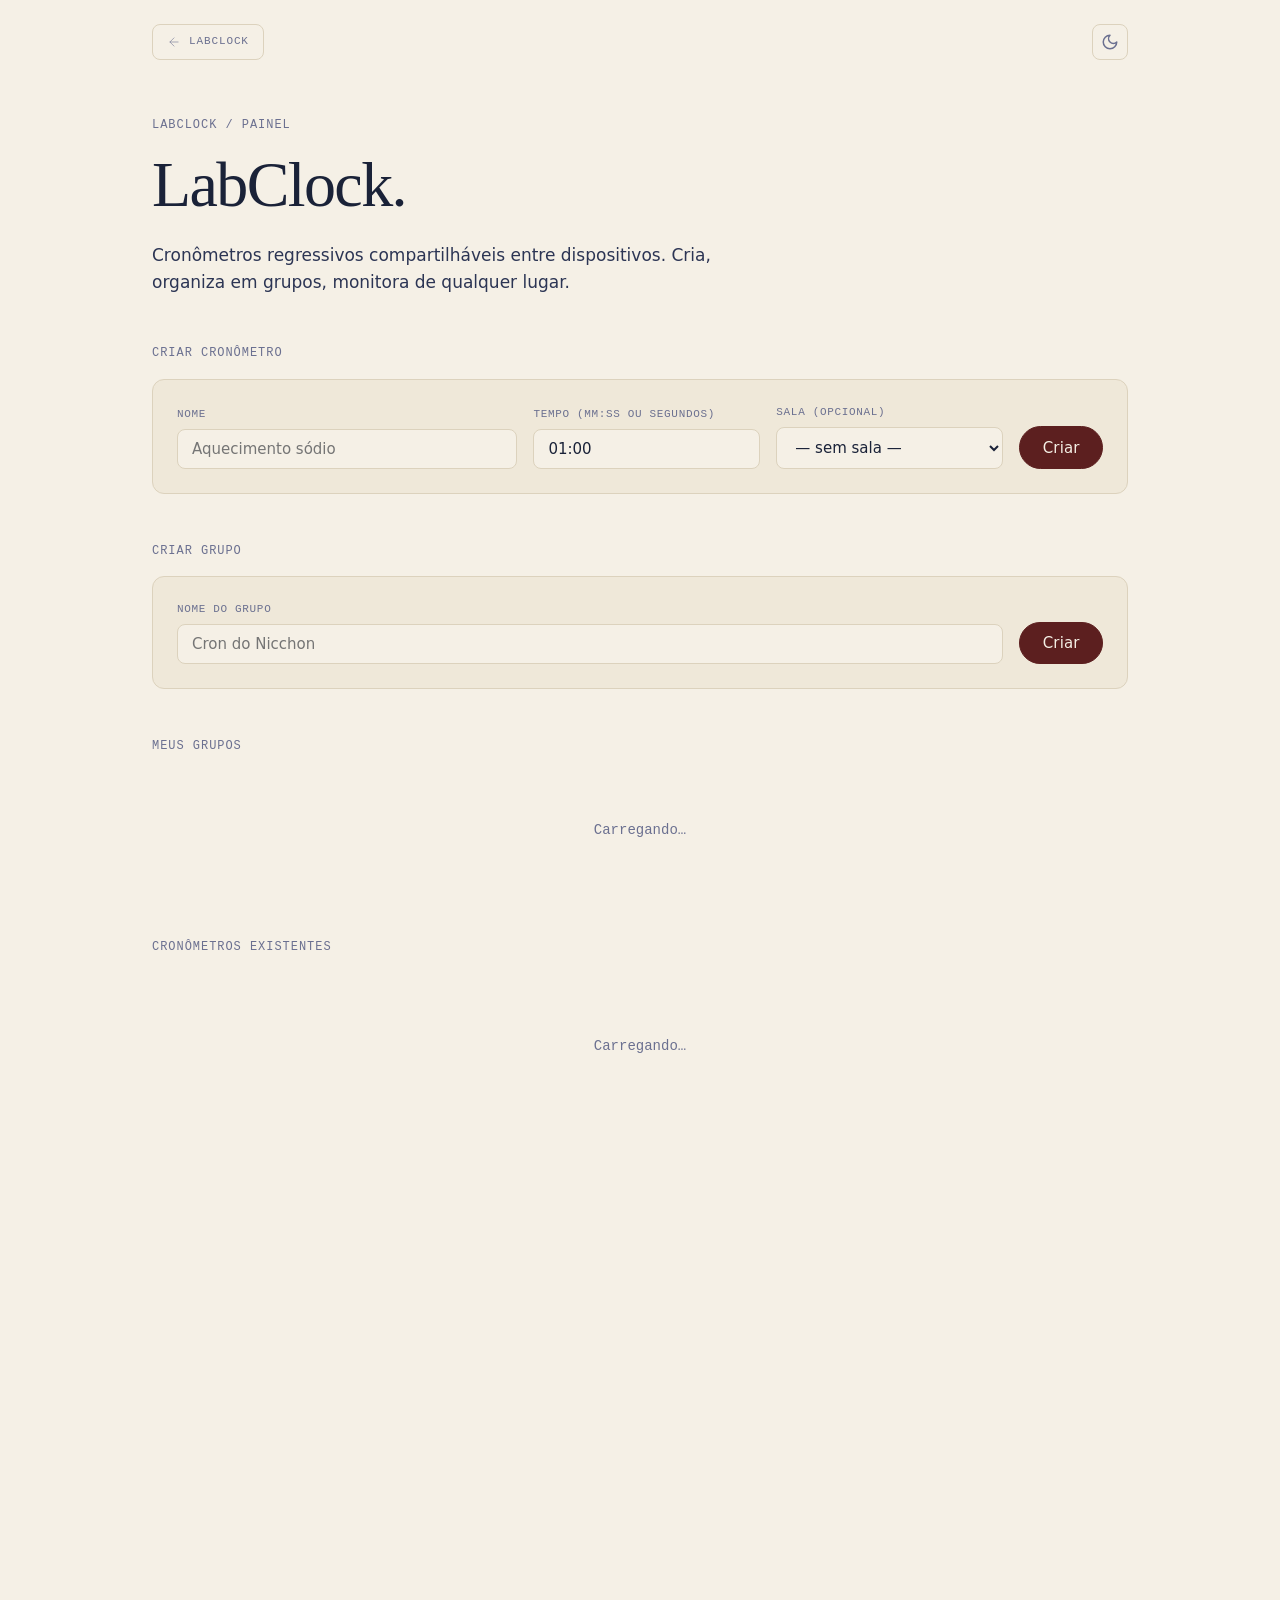
<file: public/index.html>
<!DOCTYPE html>
<html lang="pt-BR">
<head>
  <meta charset="UTF-8">
  <meta name="viewport" content="width=device-width, initial-scale=1.0">
  <title>LabClock — Cronômetros multi-dispositivo pra laboratórios e cozinhas</title>

  <meta name="theme-color" content="#F5F0E6" media="(prefers-color-scheme: light)">
  <meta name="theme-color" content="#11141C" media="(prefers-color-scheme: dark)">

  <meta name="description" content="Cronômetros regressivos compartilháveis entre dispositivos. Organiza vários timers em grupos, monitora numa TV, sincroniza em tempo real. Grátis pra equipes pequenas.">
  <meta property="og:title" content="LabClock — Cronômetros multi-dispositivo">
  <meta property="og:description" content="Cronômetros regressivos compartilháveis entre dispositivos. Pra laboratórios químicos, cozinhas profissionais, breweries e qualquer contexto multi-timing.">
  <meta property="og:type" content="website">

  <link rel="icon" href="https://nicchon.com/favicon.svg" type="image/svg+xml">
  <link rel="preconnect" href="https://fonts.googleapis.com">
  <link rel="preconnect" href="https://fonts.gstatic.com" crossorigin>
  <link href="https://fonts.googleapis.com/css2?family=Crimson+Pro:wght@500;600&family=Inter:wght@400;500;600&family=JetBrains+Mono:wght@400;500;600&display=swap" rel="stylesheet">
  <link rel="stylesheet" href="assets/style.css">

  <script>
    (function () {
      try {
        var t = localStorage.getItem('app-theme');
        if (t === 'dark' || t === 'light') document.documentElement.setAttribute('data-theme', t);
        else if (window.matchMedia && window.matchMedia('(prefers-color-scheme: dark)').matches)
          document.documentElement.setAttribute('data-theme', 'dark');
      } catch (e) {}
    })();
  </script>
</head>
<body class="landing-body">

<header class="site-header landing-header">
  <a href="https://app.nicchon.com/" class="back-link" aria-label="Voltar para o app.nicchon.com">
    <svg xmlns="http://www.w3.org/2000/svg" width="14" height="14" viewBox="0 0 24 24" fill="none" stroke="currentColor" stroke-linecap="round" stroke-linejoin="round"><path d="M19 12H5"/><path d="m12 19-7-7 7-7"/></svg>
    <span class="back-link-text">app.nicchon.com</span>
  </a>
  <nav class="landing-nav" id="landing-nav">
    <a href="login.html" class="link-nav">Entrar</a>
    <a href="criar-conta.html" class="login-link">Criar lab</a>
  </nav>
  <button type="button" class="theme-toggle" aria-label="Alternar tema" title="Alternar tema">
    <svg class="theme-icon theme-icon-moon" xmlns="http://www.w3.org/2000/svg" width="18" height="18" viewBox="0 0 24 24" fill="none" stroke="currentColor" stroke-width="2" stroke-linecap="round" stroke-linejoin="round" aria-hidden="true"><path d="M12 3a6 6 0 0 0 9 9 9 9 0 1 1-9-9Z"/></svg>
    <svg class="theme-icon theme-icon-sun" xmlns="http://www.w3.org/2000/svg" width="18" height="18" viewBox="0 0 24 24" fill="none" stroke="currentColor" stroke-width="2" stroke-linecap="round" stroke-linejoin="round" aria-hidden="true"><circle cx="12" cy="12" r="4"/><path d="M12 2v2"/><path d="M12 20v2"/><path d="m4.93 4.93 1.41 1.41"/><path d="m17.66 17.66 1.41 1.41"/><path d="M2 12h2"/><path d="M20 12h2"/><path d="m6.34 17.66-1.41 1.41"/><path d="m19.07 4.93-1.41 1.41"/></svg>
  </button>
</header>

<main class="landing-main">

  <section class="landing-hero">
    <p class="font-mono-meta">labclock</p>
    <h1>Cronômetros que conversam<br>entre dispositivos.</h1>
    <p class="lede">
      Cria um cronômetro num celular, controla pelo desktop, exibe na TV da bancada.
      Vários timers simultâneos, organizados em grupos, com alarme audível, notificação
      no SO e display gigante pra ver de longe.
    </p>
    <div class="landing-cta">
      <a href="criar-conta.html" class="btn-primary btn-grande">Criar lab grátis</a>
      <a href="login.html" class="btn-sec btn-grande">Já tenho conta</a>
    </div>
    <p class="landing-cta-hint">Grátis. Sem cartão. Cria conta em 30 segundos.</p>
  </section>

  <section class="landing-secao">
    <h2 class="landing-secao-titulo">Para quem é</h2>
    <div class="landing-grid-3">
      <article class="landing-card">
        <h3>Laboratórios químicos</h3>
        <p>Aquecimentos, repousos, reações paralelas em salas distintas. Cada técnico
        pelo celular dele, dashboard centralizado na TV do laboratório.</p>
      </article>
      <article class="landing-card">
        <h3>Cozinhas profissionais</h3>
        <p>Massas, fermentações, descansos. Vários pontos de cozinha rodando
        em paralelo, alerta sonoro audível pelo cozinheiro de cada estação.</p>
      </article>
      <article class="landing-card">
        <h3>Breweries e cervejarias</h3>
        <p>Fervura, lúpulo, fermentação. Cronômetros longos (horas/dias)
        com URL compartilhada — ver de qualquer lugar, sem precisar estar na fábrica.</p>
      </article>
    </div>
  </section>

  <section class="landing-secao landing-secao-alt">
    <h2 class="landing-secao-titulo">Como funciona</h2>
    <ol class="landing-passos">
      <li>
        <span class="passo-num">1</span>
        <div>
          <h3>Cria um lab</h3>
          <p>Conta gratuita em 30s. Você é o admin, pode adicionar técnicos depois.</p>
        </div>
      </li>
      <li>
        <span class="passo-num">2</span>
        <div>
          <h3>Cria cronômetros</h3>
          <p>Nome, duração, sala. Cada um ganha uma URL curta tipo <code>/c/abc12xyz/</code>.</p>
        </div>
      </li>
      <li>
        <span class="passo-num">3</span>
        <div>
          <h3>Compartilha</h3>
          <p>Manda a URL pro celular do técnico. Agrupa vários na TV do laboratório.
          Beep + notificação no SO quando chega ao zero.</p>
        </div>
      </li>
    </ol>
  </section>

  <section class="landing-secao">
    <h2 class="landing-secao-titulo">Por que LabClock</h2>
    <div class="landing-grid-2">
      <div class="landing-feature">
        <h3>Polling determinístico</h3>
        <p>Sem WebSocket. Cada cliente sincroniza com o servidor a cada 3s e calcula
        o display localmente a 10fps. Funciona em rede instável, em qualquer browser.</p>
      </div>
      <div class="landing-feature">
        <h3>Multi-tenant isolado</h3>
        <p>Cada lab tem cronômetros, salas, técnicos e logs isolados. Nenhum dado
        vaza entre labs. URL pública de cronômetro permite leitura sem revelar o lab.</p>
      </div>
      <div class="landing-feature">
        <h3>TV mode com QR</h3>
        <p>Tela cheia, números gigantes, Wake Lock pra TV não apagar. QR code pra
        celular parear sem digitar URL.</p>
      </div>
      <div class="landing-feature">
        <h3>Audit log completo</h3>
        <p>Quem iniciou, pausou, deletou — tudo registrado com IP e timestamp.
        Admin vê histórico filtrável por usuário, ação e período.</p>
      </div>
    </div>
  </section>

  <section class="landing-secao landing-secao-final">
    <h2 class="landing-secao-titulo">Pronto pra começar?</h2>
    <p class="lede">Cria seu lab grátis, sem cartão, em menos de 30 segundos.</p>
    <div class="landing-cta">
      <a href="criar-conta.html" class="btn-primary btn-grande">Criar lab grátis</a>
    </div>
  </section>

  <footer class="landing-footer">
    <p>
      LabClock faz parte do <a href="https://app.nicchon.com/">app.nicchon.com</a>.
      Construído por <a href="https://nicchon.com">nicchon</a>.
    </p>
  </footer>
</main>

<script src="assets/landing.js"></script>
</body>
</html>
</file>
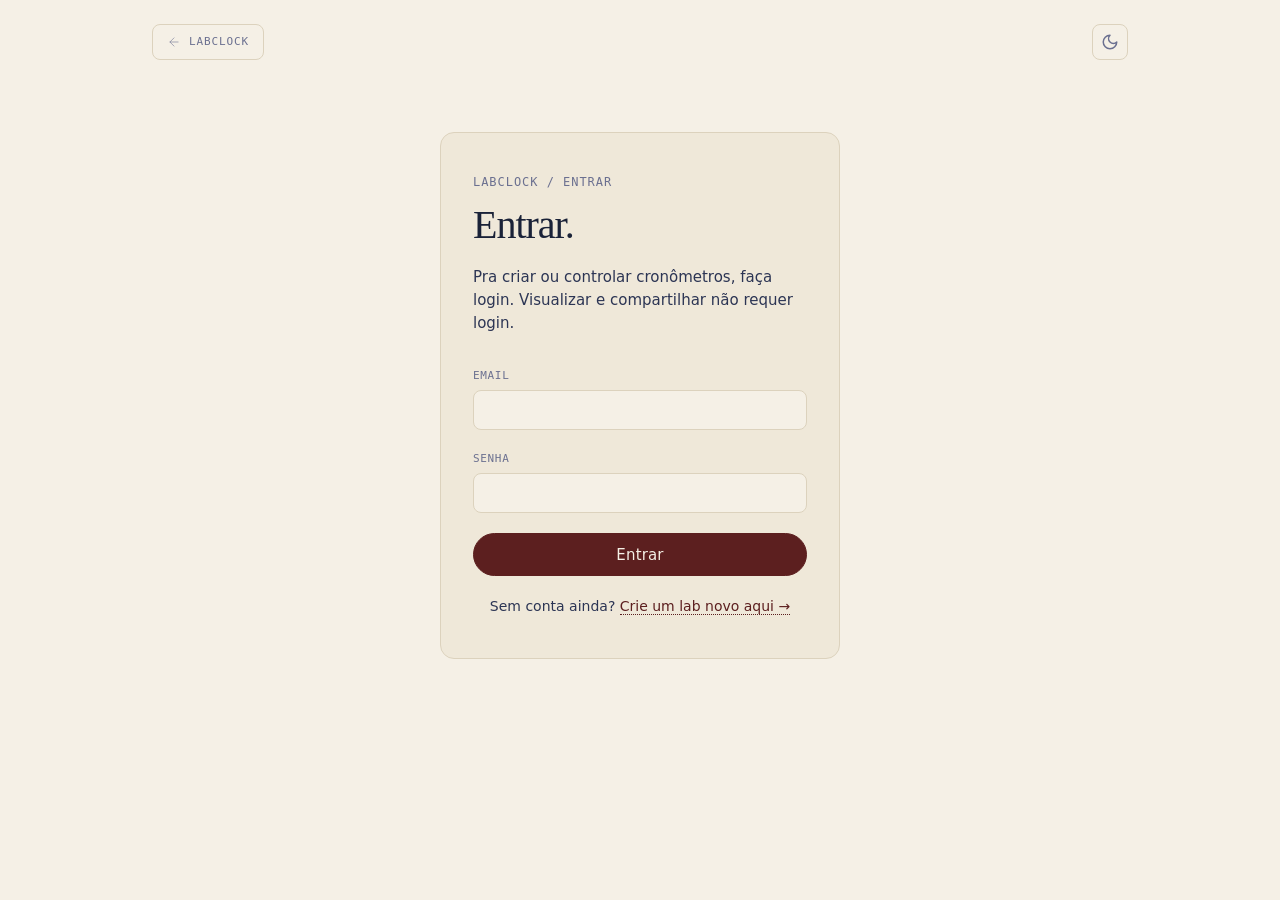
<file: public/admin.html>
<!DOCTYPE html>
<html lang="pt-BR">
<head>
  <meta charset="UTF-8">
  <meta name="viewport" content="width=device-width, initial-scale=1.0">
  <title>Admin · LabClock</title>
  <meta name="theme-color" content="#F5F0E6" media="(prefers-color-scheme: light)">
  <meta name="theme-color" content="#11141C" media="(prefers-color-scheme: dark)">
  <meta name="robots" content="noindex">

  <link rel="icon" href="https://nicchon.com/favicon.svg" type="image/svg+xml">
  <link rel="preconnect" href="https://fonts.googleapis.com">
  <link rel="preconnect" href="https://fonts.gstatic.com" crossorigin>
  <link href="https://fonts.googleapis.com/css2?family=Crimson+Pro:wght@500;600&family=Inter:wght@400;500;600&family=JetBrains+Mono:wght@400;500&display=swap" rel="stylesheet">
  <link rel="stylesheet" href="assets/style.css">

  <script>
    (function () {
      try {
        var t = localStorage.getItem('app-theme');
        if (t === 'dark' || t === 'light') document.documentElement.setAttribute('data-theme', t);
        else if (window.matchMedia && window.matchMedia('(prefers-color-scheme: dark)').matches)
          document.documentElement.setAttribute('data-theme', 'dark');
      } catch (e) {}
    })();
  </script>
</head>
<body>

<header class="site-header">
  <a href="app.html" class="back-link" aria-label="Voltar pro labclock">
    <svg xmlns="http://www.w3.org/2000/svg" width="14" height="14" viewBox="0 0 24 24" fill="none" stroke="currentColor" stroke-linecap="round" stroke-linejoin="round"><path d="M19 12H5"/><path d="m12 19-7-7 7-7"/></svg>
    <span class="back-link-text">labclock</span>
  </a>
  <button type="button" class="theme-toggle" aria-label="Alternar tema" title="Alternar tema">
    <svg class="theme-icon theme-icon-moon" xmlns="http://www.w3.org/2000/svg" width="18" height="18" viewBox="0 0 24 24" fill="none" stroke="currentColor" stroke-width="2" stroke-linecap="round" stroke-linejoin="round" aria-hidden="true"><path d="M12 3a6 6 0 0 0 9 9 9 9 0 1 1-9-9Z"/></svg>
    <svg class="theme-icon theme-icon-sun" xmlns="http://www.w3.org/2000/svg" width="18" height="18" viewBox="0 0 24 24" fill="none" stroke="currentColor" stroke-width="2" stroke-linecap="round" stroke-linejoin="round" aria-hidden="true"><circle cx="12" cy="12" r="4"/><path d="M12 2v2"/><path d="M12 20v2"/><path d="m4.93 4.93 1.41 1.41"/><path d="m17.66 17.66 1.41 1.41"/><path d="M2 12h2"/><path d="M20 12h2"/><path d="m6.34 17.66-1.41 1.41"/><path d="m19.07 4.93-1.41 1.41"/></svg>
  </button>
</header>

<main class="container">
  <section class="hero">
    <p class="font-mono-meta">labclock / admin</p>
    <h1>Gerenciar usuários.</h1>
    <p class="lede">Lista de técnicos e admins do LabClock. Só admins têm acesso a esta página.</p>
    <p style="margin-top:1rem;"><a href="auditoria.html" class="login-link">Ver log de auditoria →</a></p>
  </section>

  <section class="bloco-criar">
    <h2 class="bloco-titulo">Adicionar técnico</h2>
    <form id="form-novo-user" class="form-criar form-novo-user">
      <div class="field"><label for="email">Email</label><input type="email" id="email" name="email" required autocomplete="off"></div>
      <div class="field"><label for="nome">Nome</label><input type="text" id="nome" name="nome" required maxlength="120"></div>
      <div class="field"><label for="senha">Senha (mín. 8)</label><input type="password" id="senha" name="senha" required minlength="8" autocomplete="new-password"></div>
      <div class="field">
        <label for="papel">Papel</label>
        <select id="papel" name="papel">
          <option value="tecnico" selected>Técnico</option>
          <option value="admin">Admin</option>
        </select>
      </div>
      <button type="submit" class="btn-primary">Cadastrar</button>
    </form>
    <p class="erro" id="erro-novo" hidden></p>
  </section>

  <section class="bloco-lista">
    <h2 class="bloco-titulo">Usuários cadastrados</h2>
    <div id="tabela-usuarios" aria-busy="true">
      <p class="state-msg">Carregando…</p>
    </div>
  </section>

  <hr>

  <section class="bloco-criar">
    <h2 class="bloco-titulo">Adicionar sala</h2>
    <form id="form-nova-sala" class="form-criar form-nova-sala">
      <div class="field"><label for="sala-nome">Nome da sala</label><input type="text" id="sala-nome" required maxlength="80" placeholder="Sala 1 — Aquecimento"></div>
      <div class="field"><label for="sala-ordem">Ordem</label><input type="number" id="sala-ordem" value="0" step="10"></div>
      <button type="submit" class="btn-primary">Cadastrar</button>
    </form>
    <p class="erro" id="erro-sala" hidden></p>
  </section>

  <section class="bloco-lista">
    <h2 class="bloco-titulo">Salas cadastradas</h2>
    <div id="lista-salas" aria-busy="true">
      <p class="state-msg">Carregando…</p>
    </div>
  </section>
</main>

<script src="assets/jquery-3.6.1.min.js"></script>
<script src="assets/admin.js"></script>
</body>
</html>
</file>
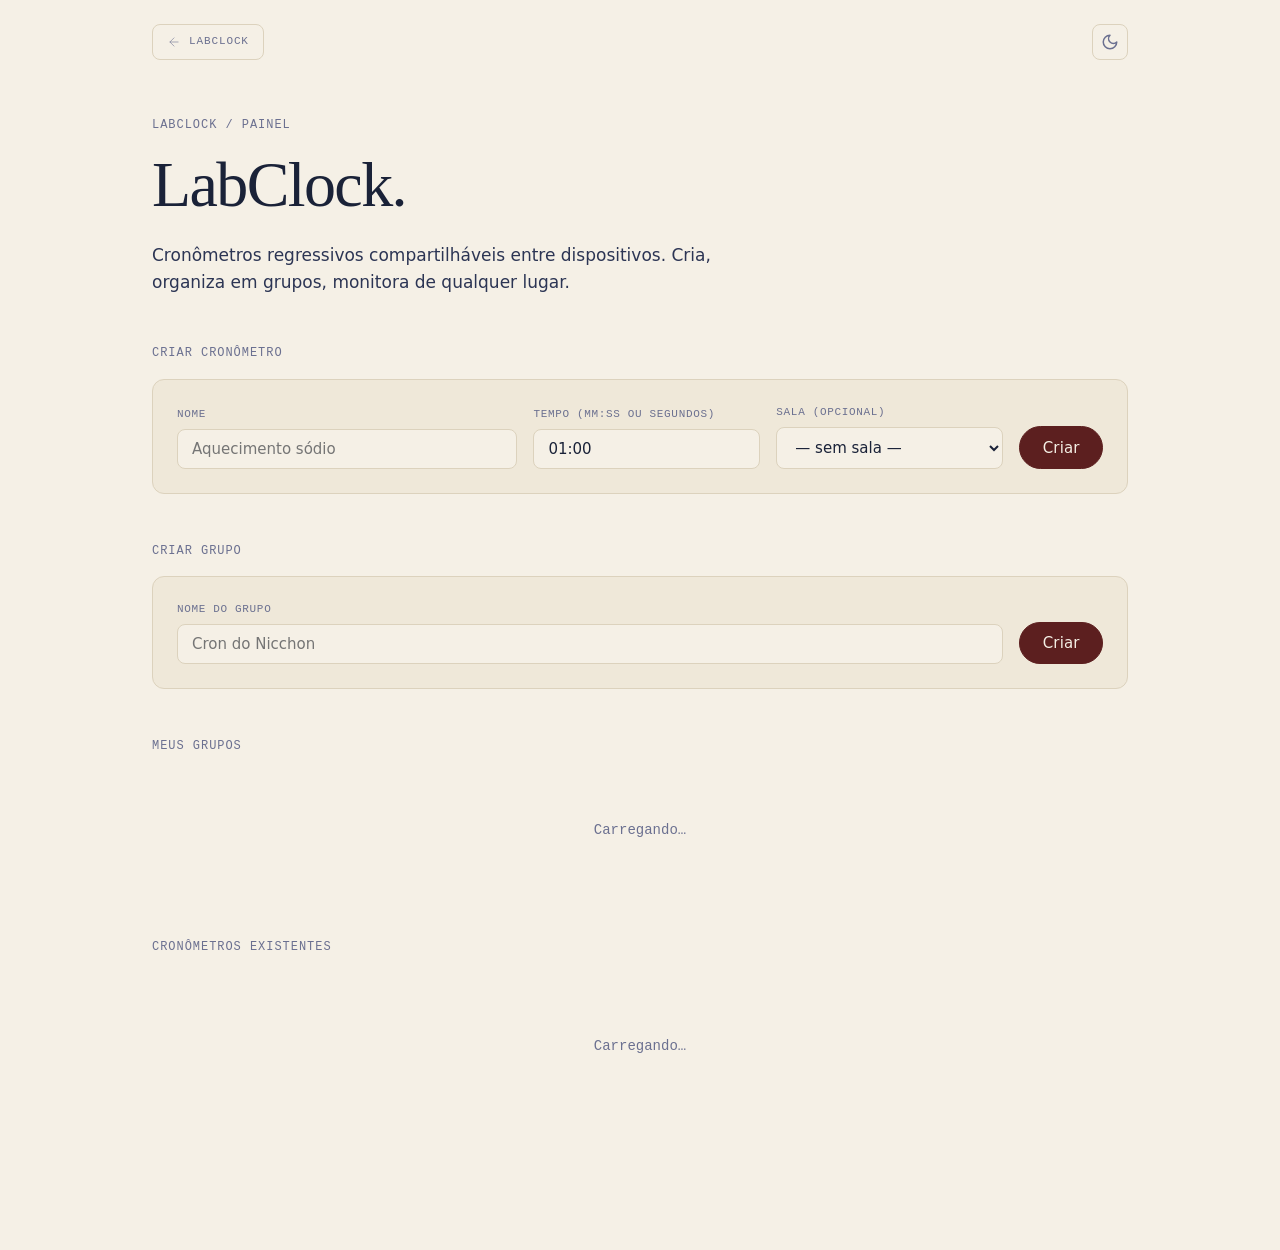
<file: public/app.html>
<!DOCTYPE html>
<html lang="pt-BR">
<head>
  <meta charset="UTF-8">
  <meta name="viewport" content="width=device-width, initial-scale=1.0">
  <title>LabClock — Painel</title>

  <meta name="theme-color" content="#F5F0E6" media="(prefers-color-scheme: light)">
  <meta name="theme-color" content="#11141C" media="(prefers-color-scheme: dark)">
  <meta name="robots" content="noindex">

  <link rel="icon" href="https://nicchon.com/favicon.svg" type="image/svg+xml">
  <link rel="preconnect" href="https://fonts.googleapis.com">
  <link rel="preconnect" href="https://fonts.gstatic.com" crossorigin>
  <link href="https://fonts.googleapis.com/css2?family=Crimson+Pro:wght@500;600&family=Inter:wght@400;500;600&family=JetBrains+Mono:wght@400;500;600&display=swap" rel="stylesheet">
  <link rel="stylesheet" href="assets/style.css">

  <script>
    (function () {
      try {
        var t = localStorage.getItem('app-theme');
        if (t === 'dark' || t === 'light') document.documentElement.setAttribute('data-theme', t);
        else if (window.matchMedia && window.matchMedia('(prefers-color-scheme: dark)').matches)
          document.documentElement.setAttribute('data-theme', 'dark');
      } catch (e) {}
    })();
  </script>
</head>
<body>

<header class="site-header">
  <a href="./" class="back-link" aria-label="Voltar pra landing">
    <svg xmlns="http://www.w3.org/2000/svg" width="14" height="14" viewBox="0 0 24 24" fill="none" stroke="currentColor" stroke-linecap="round" stroke-linejoin="round"><path d="M19 12H5"/><path d="m12 19-7-7 7-7"/></svg>
    <span class="back-link-text">labclock</span>
  </a>
  <div id="user-area" class="user-area"></div>
  <button type="button" class="theme-toggle" aria-label="Alternar tema claro/escuro" title="Alternar tema">
    <svg class="theme-icon theme-icon-moon" xmlns="http://www.w3.org/2000/svg" width="18" height="18" viewBox="0 0 24 24" fill="none" stroke="currentColor" stroke-width="2" stroke-linecap="round" stroke-linejoin="round" aria-hidden="true"><path d="M12 3a6 6 0 0 0 9 9 9 9 0 1 1-9-9Z"/></svg>
    <svg class="theme-icon theme-icon-sun" xmlns="http://www.w3.org/2000/svg" width="18" height="18" viewBox="0 0 24 24" fill="none" stroke="currentColor" stroke-width="2" stroke-linecap="round" stroke-linejoin="round" aria-hidden="true"><circle cx="12" cy="12" r="4"/><path d="M12 2v2"/><path d="M12 20v2"/><path d="m4.93 4.93 1.41 1.41"/><path d="m17.66 17.66 1.41 1.41"/><path d="M2 12h2"/><path d="M20 12h2"/><path d="m6.34 17.66-1.41 1.41"/><path d="m19.07 4.93-1.41 1.41"/></svg>
  </button>
</header>

<main class="container">
  <section class="hero">
    <p class="font-mono-meta" id="hero-meta">labclock / painel</p>
    <h1 id="hero-titulo">LabClock.</h1>
    <p class="lede">
      Cronômetros regressivos compartilháveis entre dispositivos.
      Cria, organiza em grupos, monitora de qualquer lugar.
    </p>
  </section>

  <section class="bloco-criar">
    <h2 class="bloco-titulo">Criar cronômetro</h2>
    <form id="form-criar" class="form-criar form-criar-cron">
      <div class="field">
        <label for="nome">Nome</label>
        <input type="text" id="nome" name="nome" placeholder="Aquecimento sódio" maxlength="120">
      </div>
      <div class="field">
        <label for="tempo">Tempo (MM:SS ou segundos)</label>
        <input type="text" id="tempo" name="tempo" placeholder="15:00" value="01:00">
      </div>
      <div class="field">
        <label for="sala">Sala (opcional)</label>
        <select id="sala" name="sala">
          <option value="">— sem sala —</option>
        </select>
      </div>
      <button type="submit" class="btn-primary">Criar</button>
    </form>
  </section>

  <section class="bloco-criar">
    <h2 class="bloco-titulo">Criar grupo</h2>
    <form id="form-criar-grupo" class="form-criar form-criar-grupo">
      <div class="field">
        <label for="nome-grupo">Nome do grupo</label>
        <input type="text" id="nome-grupo" placeholder="Cron do Nicchon" maxlength="120">
      </div>
      <button type="submit" class="btn-primary">Criar</button>
    </form>
  </section>

  <section class="bloco-lista">
    <h2 class="bloco-titulo">Meus grupos</h2>
    <div id="lista-grupos" class="grid-cronometros" aria-busy="true">
      <p class="state-msg">Carregando…</p>
    </div>
  </section>

  <section class="bloco-lista">
    <h2 class="bloco-titulo">Cronômetros existentes</h2>
    <div class="filtros-sala" id="filtros-sala"></div>
    <div id="lista" class="grid-cronometros" aria-busy="true">
      <p class="state-msg">Carregando…</p>
    </div>
  </section>
</main>

<script src="assets/jquery-3.6.1.min.js"></script>
<script src="assets/main.js"></script>
</body>
</html>
</file>
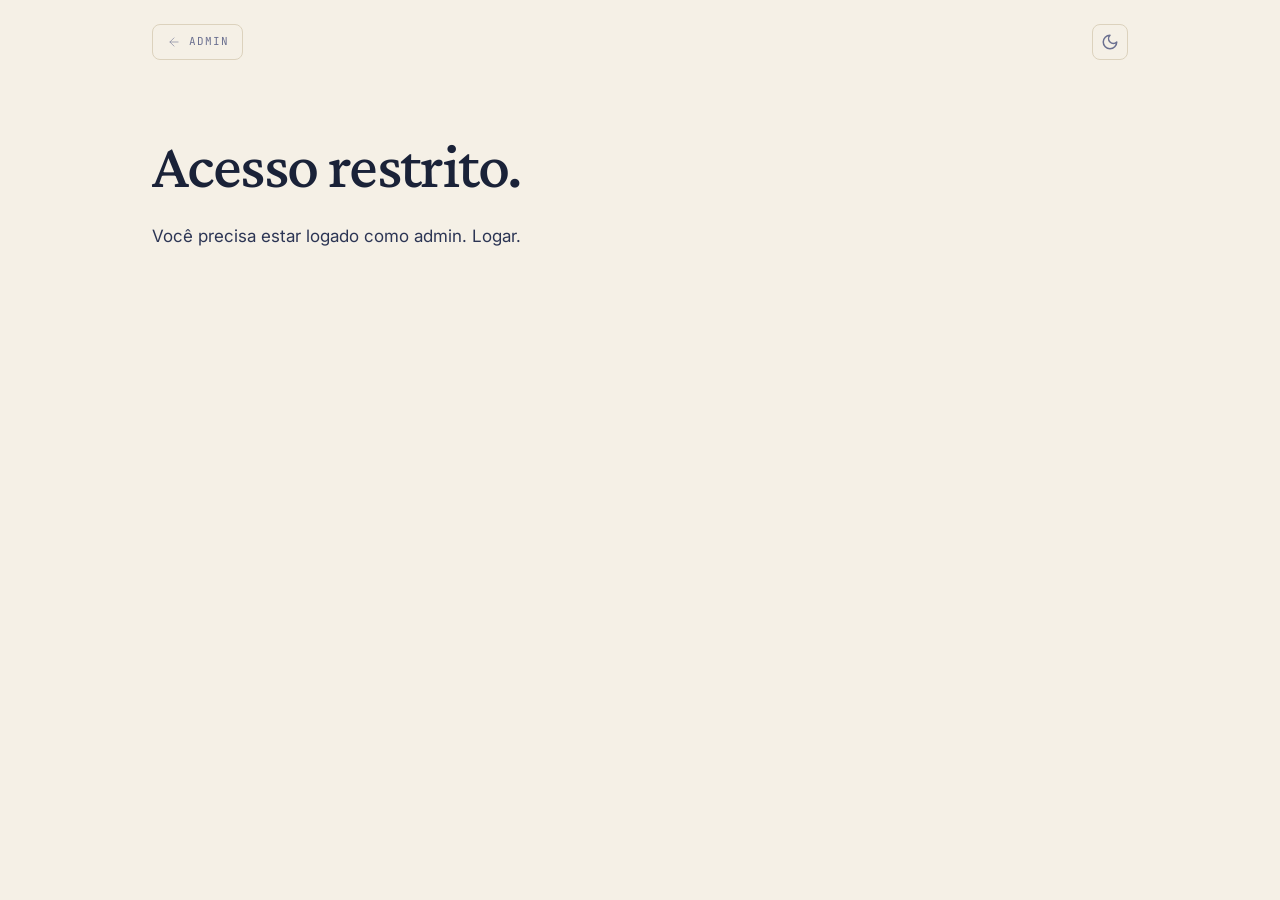
<file: public/auditoria.html>
<!DOCTYPE html>
<html lang="pt-BR">
<head>
  <meta charset="UTF-8">
  <meta name="viewport" content="width=device-width, initial-scale=1.0">
  <title>Auditoria · LabClock</title>
  <meta name="theme-color" content="#F5F0E6" media="(prefers-color-scheme: light)">
  <meta name="theme-color" content="#11141C" media="(prefers-color-scheme: dark)">
  <meta name="robots" content="noindex">

  <link rel="icon" href="https://nicchon.com/favicon.svg" type="image/svg+xml">
  <link rel="preconnect" href="https://fonts.googleapis.com">
  <link rel="preconnect" href="https://fonts.gstatic.com" crossorigin>
  <link href="https://fonts.googleapis.com/css2?family=Crimson+Pro:wght@500;600&family=Inter:wght@400;500;600&family=JetBrains+Mono:wght@400;500&display=swap" rel="stylesheet">
  <link rel="stylesheet" href="assets/style.css">

  <script>
    (function () {
      try {
        var t = localStorage.getItem('app-theme');
        if (t === 'dark' || t === 'light') document.documentElement.setAttribute('data-theme', t);
        else if (window.matchMedia && window.matchMedia('(prefers-color-scheme: dark)').matches)
          document.documentElement.setAttribute('data-theme', 'dark');
      } catch (e) {}
    })();
  </script>
</head>
<body>

<header class="site-header">
  <a href="./admin.html" class="back-link" aria-label="Voltar pro admin">
    <svg xmlns="http://www.w3.org/2000/svg" width="14" height="14" viewBox="0 0 24 24" fill="none" stroke="currentColor" stroke-linecap="round" stroke-linejoin="round"><path d="M19 12H5"/><path d="m12 19-7-7 7-7"/></svg>
    <span class="back-link-text">admin</span>
  </a>
  <button type="button" class="theme-toggle" aria-label="Alternar tema" title="Alternar tema">
    <svg class="theme-icon theme-icon-moon" xmlns="http://www.w3.org/2000/svg" width="18" height="18" viewBox="0 0 24 24" fill="none" stroke="currentColor" stroke-width="2" stroke-linecap="round" stroke-linejoin="round" aria-hidden="true"><path d="M12 3a6 6 0 0 0 9 9 9 9 0 1 1-9-9Z"/></svg>
    <svg class="theme-icon theme-icon-sun" xmlns="http://www.w3.org/2000/svg" width="18" height="18" viewBox="0 0 24 24" fill="none" stroke="currentColor" stroke-width="2" stroke-linecap="round" stroke-linejoin="round" aria-hidden="true"><circle cx="12" cy="12" r="4"/><path d="M12 2v2"/><path d="M12 20v2"/><path d="m4.93 4.93 1.41 1.41"/><path d="m17.66 17.66 1.41 1.41"/><path d="M2 12h2"/><path d="M20 12h2"/><path d="m6.34 17.66-1.41 1.41"/><path d="m19.07 4.93-1.41 1.41"/></svg>
  </button>
</header>

<main class="container">
  <section class="hero">
    <p class="font-mono-meta">labclock / admin / auditoria</p>
    <h1>Auditoria de ações.</h1>
    <p class="lede">Histórico append-only de ações no sistema. Login, cronômetros, grupos, salas, usuários — tudo é registrado com IP e user-agent.</p>
  </section>

  <section class="bloco-filtros">
    <form id="form-filtros" class="form-filtros">
      <div class="field">
        <label for="filtro-usuario">Usuário</label>
        <select id="filtro-usuario"><option value="">— todos —</option></select>
      </div>
      <div class="field">
        <label for="filtro-acao">Ação</label>
        <select id="filtro-acao"><option value="">— todas —</option></select>
      </div>
      <div class="field">
        <label for="filtro-desde">Desde</label>
        <input type="date" id="filtro-desde">
      </div>
      <div class="field">
        <label for="filtro-ate">Até</label>
        <input type="date" id="filtro-ate">
      </div>
      <div class="field field-acoes">
        <button type="submit" class="btn-primary">Filtrar</button>
        <button type="button" class="btn-sec" id="btn-limpar">Limpar</button>
      </div>
    </form>
  </section>

  <section class="bloco-lista">
    <div class="auditoria-meta" id="auditoria-meta">Carregando…</div>
    <div id="tabela-auditoria" class="auditoria-tabela" aria-busy="true">
      <p class="state-msg">Carregando…</p>
    </div>
    <div class="auditoria-paginacao">
      <button type="button" class="btn-sec" id="btn-anterior" disabled>← Anterior</button>
      <span id="paginacao-info" class="font-mono-meta"></span>
      <button type="button" class="btn-sec" id="btn-proxima" disabled>Próxima →</button>
    </div>
  </section>
</main>

<script src="assets/jquery-3.6.1.min.js"></script>
<script src="assets/auditoria.js"></script>
</body>
</html>
</file>
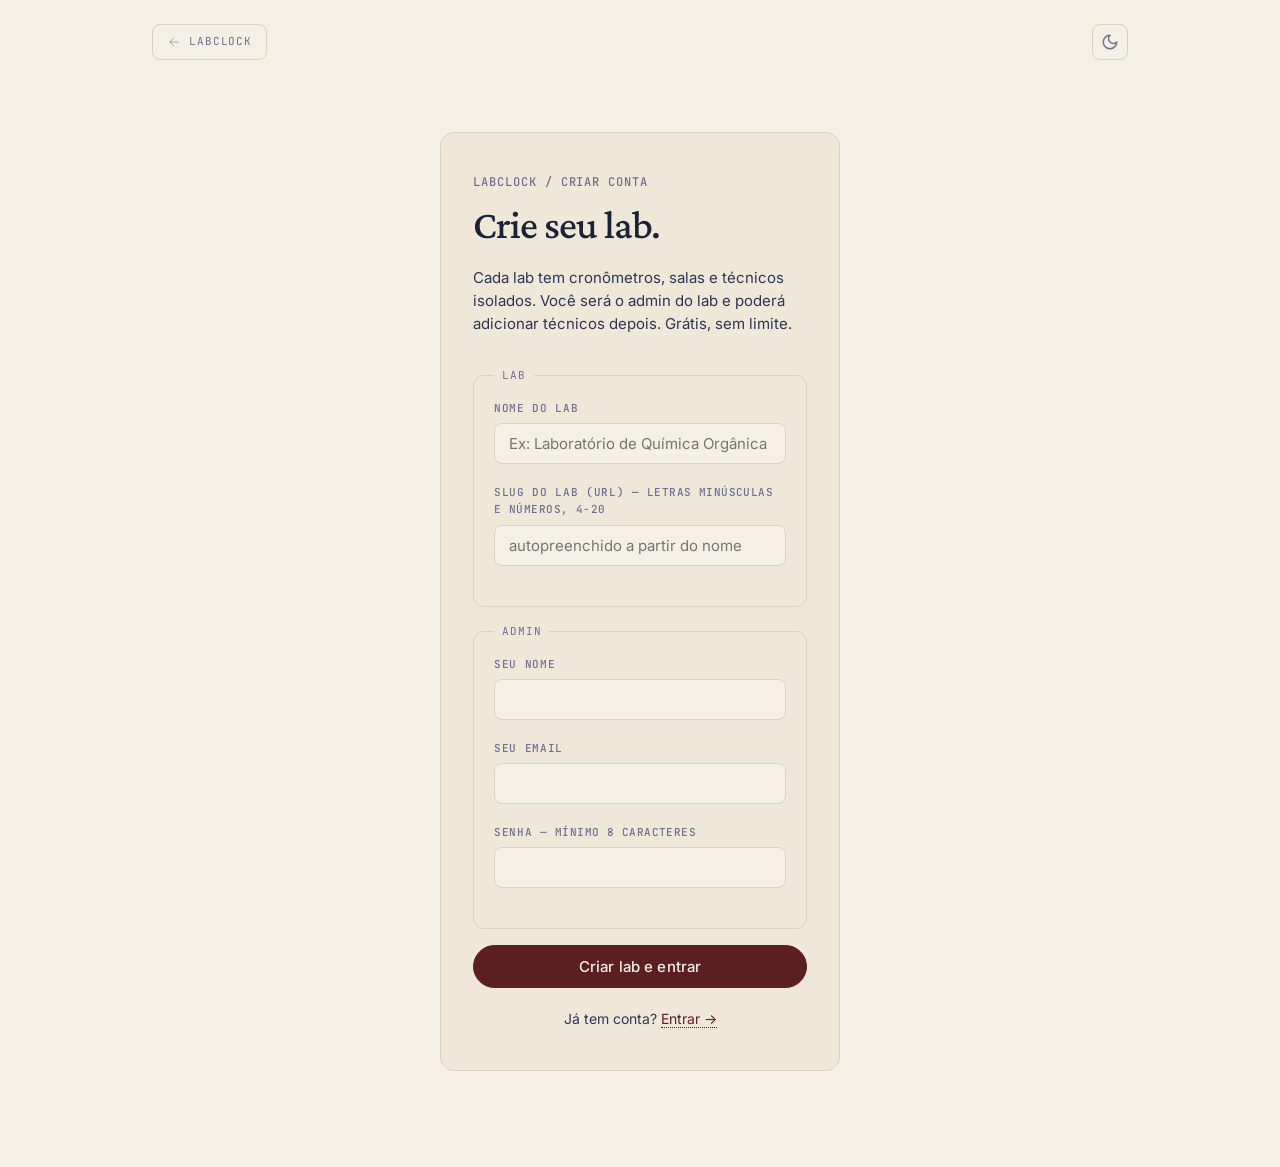
<file: public/criar-conta.html>
<!DOCTYPE html>
<html lang="pt-BR">
<head>
  <meta charset="UTF-8">
  <meta name="viewport" content="width=device-width, initial-scale=1.0">
  <title>Criar lab · LabClock</title>
  <meta name="theme-color" content="#F5F0E6" media="(prefers-color-scheme: light)">
  <meta name="theme-color" content="#11141C" media="(prefers-color-scheme: dark)">

  <link rel="icon" href="https://nicchon.com/favicon.svg" type="image/svg+xml">
  <link rel="preconnect" href="https://fonts.googleapis.com">
  <link rel="preconnect" href="https://fonts.gstatic.com" crossorigin>
  <link href="https://fonts.googleapis.com/css2?family=Crimson+Pro:wght@500;600&family=Inter:wght@400;500;600&family=JetBrains+Mono:wght@400;500&display=swap" rel="stylesheet">
  <link rel="stylesheet" href="assets/style.css">

  <script>
    (function () {
      try {
        var t = localStorage.getItem('app-theme');
        if (t === 'dark' || t === 'light') document.documentElement.setAttribute('data-theme', t);
        else if (window.matchMedia && window.matchMedia('(prefers-color-scheme: dark)').matches)
          document.documentElement.setAttribute('data-theme', 'dark');
      } catch (e) {}
    })();
  </script>
</head>
<body>

<header class="site-header">
  <a href="./" class="back-link" aria-label="Voltar pro labclock">
    <svg xmlns="http://www.w3.org/2000/svg" width="14" height="14" viewBox="0 0 24 24" fill="none" stroke="currentColor" stroke-linecap="round" stroke-linejoin="round"><path d="M19 12H5"/><path d="m12 19-7-7 7-7"/></svg>
    <span class="back-link-text">labclock</span>
  </a>
  <button type="button" class="theme-toggle" aria-label="Alternar tema" title="Alternar tema">
    <svg class="theme-icon theme-icon-moon" xmlns="http://www.w3.org/2000/svg" width="18" height="18" viewBox="0 0 24 24" fill="none" stroke="currentColor" stroke-width="2" stroke-linecap="round" stroke-linejoin="round" aria-hidden="true"><path d="M12 3a6 6 0 0 0 9 9 9 9 0 1 1-9-9Z"/></svg>
    <svg class="theme-icon theme-icon-sun" xmlns="http://www.w3.org/2000/svg" width="18" height="18" viewBox="0 0 24 24" fill="none" stroke="currentColor" stroke-width="2" stroke-linecap="round" stroke-linejoin="round" aria-hidden="true"><circle cx="12" cy="12" r="4"/><path d="M12 2v2"/><path d="M12 20v2"/><path d="m4.93 4.93 1.41 1.41"/><path d="m17.66 17.66 1.41 1.41"/><path d="M2 12h2"/><path d="M20 12h2"/><path d="m6.34 17.66-1.41 1.41"/><path d="m19.07 4.93-1.41 1.41"/></svg>
  </button>
</header>

<main class="container-login">
  <article class="card-login card-signup">
    <p class="font-mono-meta">labclock / criar conta</p>
    <h1>Crie seu lab.</h1>
    <p class="lede">
      Cada lab tem cronômetros, salas e técnicos isolados. Você será o admin
      do lab e poderá adicionar técnicos depois. Grátis, sem limite.
    </p>

    <form id="form-signup" class="form-login">
      <fieldset class="signup-fieldset">
        <legend>Lab</legend>
        <div class="field">
          <label for="tenant-nome">Nome do lab</label>
          <input type="text" id="tenant-nome" required maxlength="120" placeholder="Ex: Laboratório de Química Orgânica">
        </div>
        <div class="field">
          <label for="tenant-slug">Slug do lab (URL) <span class="field-hint">— letras minúsculas e números, 4-20</span></label>
          <input type="text" id="tenant-slug" required minlength="4" maxlength="20" pattern="[a-z0-9]+" placeholder="autopreenchido a partir do nome">
        </div>
      </fieldset>

      <fieldset class="signup-fieldset">
        <legend>Admin</legend>
        <div class="field">
          <label for="admin-nome">Seu nome</label>
          <input type="text" id="admin-nome" required maxlength="120" autocomplete="name">
        </div>
        <div class="field">
          <label for="admin-email">Seu email</label>
          <input type="email" id="admin-email" required autocomplete="email">
        </div>
        <div class="field">
          <label for="admin-senha">Senha <span class="field-hint">— mínimo 8 caracteres</span></label>
          <input type="password" id="admin-senha" required minlength="8" autocomplete="new-password">
        </div>
      </fieldset>

      <p class="erro" id="erro" hidden></p>
      <button type="submit" class="btn-primary" id="btn-submit">Criar lab e entrar</button>
    </form>

    <p class="login-footer">
      Já tem conta? <a href="login.html">Entrar →</a>
    </p>
  </article>
</main>

<script src="assets/jquery-3.6.1.min.js"></script>
<script src="assets/criar-conta.js"></script>
</body>
</html>
</file>
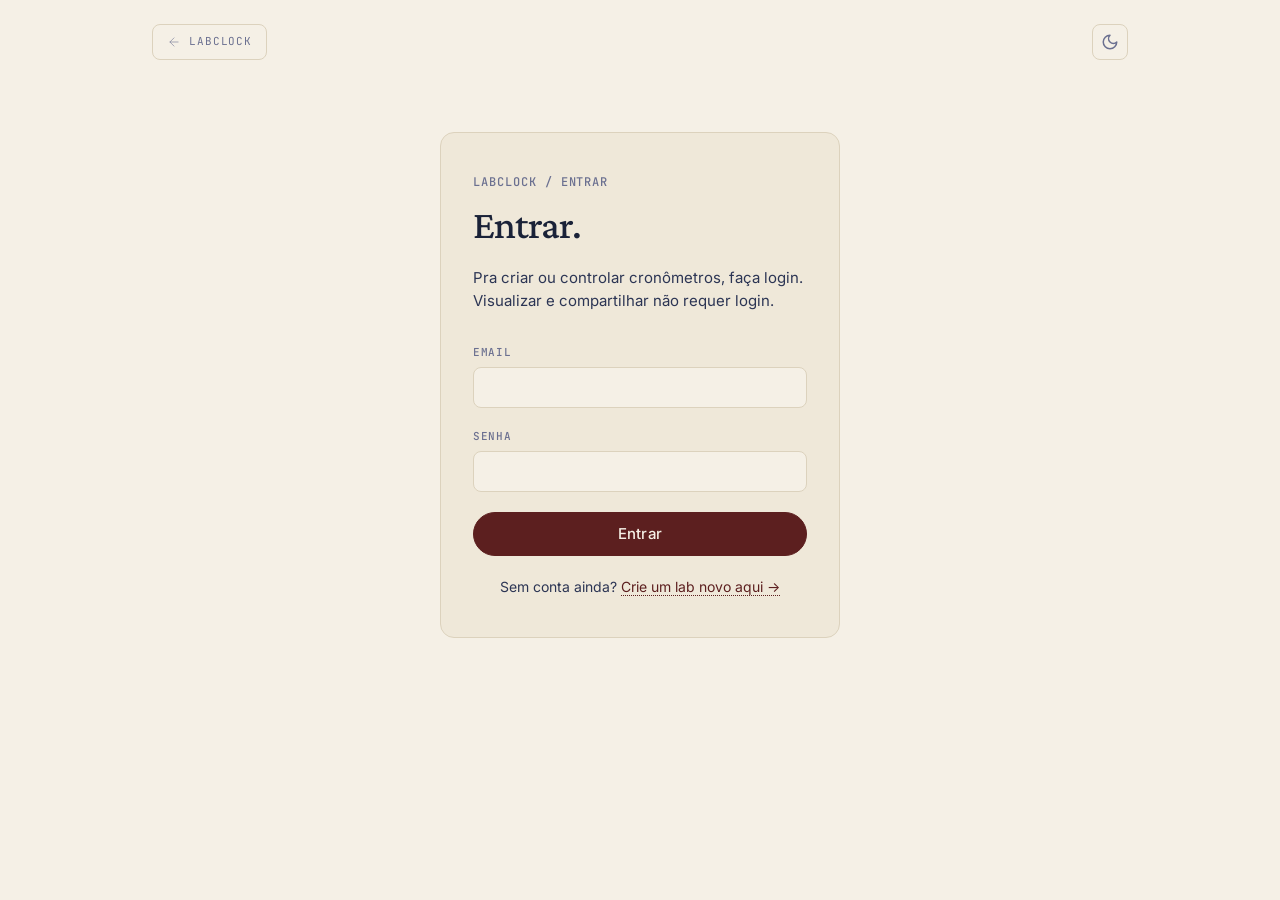
<file: public/login.html>
<!DOCTYPE html>
<html lang="pt-BR">
<head>
  <meta charset="UTF-8">
  <meta name="viewport" content="width=device-width, initial-scale=1.0">
  <title>Entrar · LabClock</title>
  <meta name="theme-color" content="#F5F0E6" media="(prefers-color-scheme: light)">
  <meta name="theme-color" content="#11141C" media="(prefers-color-scheme: dark)">
  <meta name="robots" content="noindex">

  <link rel="icon" href="https://nicchon.com/favicon.svg" type="image/svg+xml">

  <link rel="preconnect" href="https://fonts.googleapis.com">
  <link rel="preconnect" href="https://fonts.gstatic.com" crossorigin>
  <link href="https://fonts.googleapis.com/css2?family=Crimson+Pro:wght@500;600&family=Inter:wght@400;500;600&family=JetBrains+Mono:wght@400;500&display=swap" rel="stylesheet">

  <link rel="stylesheet" href="assets/style.css">

  <script>
    (function () {
      try {
        var t = localStorage.getItem('app-theme');
        if (t === 'dark' || t === 'light') document.documentElement.setAttribute('data-theme', t);
        else if (window.matchMedia && window.matchMedia('(prefers-color-scheme: dark)').matches)
          document.documentElement.setAttribute('data-theme', 'dark');
      } catch (e) {}
    })();
  </script>
</head>
<body>

<header class="site-header">
  <a href="./" class="back-link" aria-label="Voltar pro labclock">
    <svg xmlns="http://www.w3.org/2000/svg" width="14" height="14" viewBox="0 0 24 24" fill="none" stroke="currentColor" stroke-linecap="round" stroke-linejoin="round"><path d="M19 12H5"/><path d="m12 19-7-7 7-7"/></svg>
    <span class="back-link-text">labclock</span>
  </a>
  <button type="button" class="theme-toggle" aria-label="Alternar tema" title="Alternar tema">
    <svg class="theme-icon theme-icon-moon" xmlns="http://www.w3.org/2000/svg" width="18" height="18" viewBox="0 0 24 24" fill="none" stroke="currentColor" stroke-width="2" stroke-linecap="round" stroke-linejoin="round" aria-hidden="true"><path d="M12 3a6 6 0 0 0 9 9 9 9 0 1 1-9-9Z"/></svg>
    <svg class="theme-icon theme-icon-sun" xmlns="http://www.w3.org/2000/svg" width="18" height="18" viewBox="0 0 24 24" fill="none" stroke="currentColor" stroke-width="2" stroke-linecap="round" stroke-linejoin="round" aria-hidden="true"><circle cx="12" cy="12" r="4"/><path d="M12 2v2"/><path d="M12 20v2"/><path d="m4.93 4.93 1.41 1.41"/><path d="m17.66 17.66 1.41 1.41"/><path d="M2 12h2"/><path d="M20 12h2"/><path d="m6.34 17.66-1.41 1.41"/><path d="m19.07 4.93-1.41 1.41"/></svg>
  </button>
</header>

<main class="container-login">
  <article class="card-login">
    <p class="font-mono-meta">labclock / entrar</p>
    <h1>Entrar.</h1>
    <p class="lede">Pra criar ou controlar cronômetros, faça login. Visualizar e compartilhar não requer login.</p>

    <form id="form-login" class="form-login">
      <div class="field">
        <label for="email">Email</label>
        <input type="email" id="email" name="email" required autocomplete="email">
      </div>
      <div class="field">
        <label for="senha">Senha</label>
        <input type="password" id="senha" name="senha" required autocomplete="current-password">
      </div>
      <p class="erro" id="erro" hidden></p>
      <button type="submit" class="btn-primary" id="btn-submit">Entrar</button>
    </form>
    <p class="login-footer">
      Sem conta ainda? <a href="criar-conta.html">Crie um lab novo aqui →</a>
    </p>
  </article>
</main>

<script src="assets/jquery-3.6.1.min.js"></script>
<script src="assets/login.js"></script>
</body>
</html>
</file>
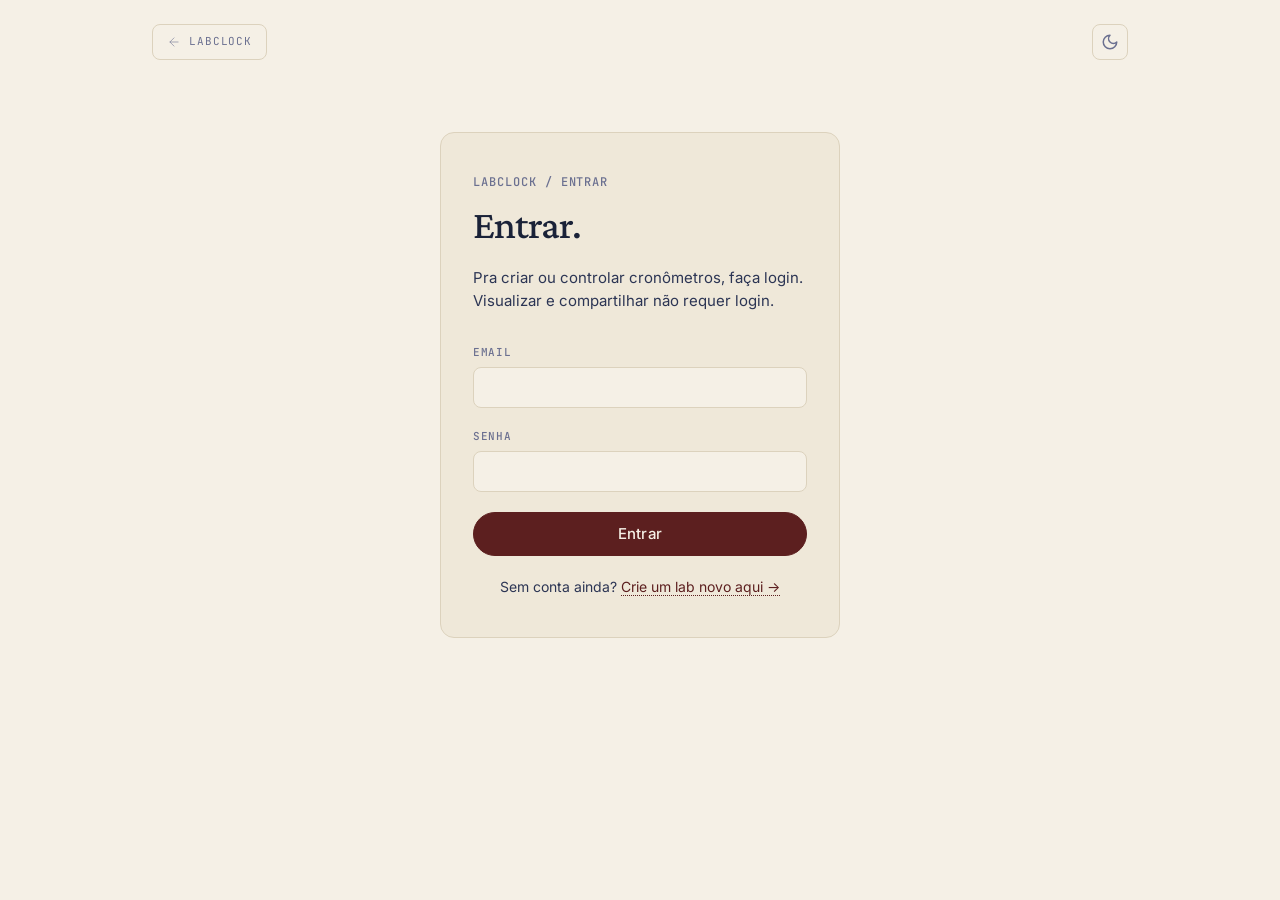
<file: public/perfil.html>
<!DOCTYPE html>
<html lang="pt-BR">
<head>
  <meta charset="UTF-8">
  <meta name="viewport" content="width=device-width, initial-scale=1.0">
  <title>Perfil · LabClock</title>
  <meta name="theme-color" content="#F5F0E6" media="(prefers-color-scheme: light)">
  <meta name="theme-color" content="#11141C" media="(prefers-color-scheme: dark)">
  <meta name="robots" content="noindex">

  <link rel="icon" href="https://nicchon.com/favicon.svg" type="image/svg+xml">
  <link rel="preconnect" href="https://fonts.googleapis.com">
  <link rel="preconnect" href="https://fonts.gstatic.com" crossorigin>
  <link href="https://fonts.googleapis.com/css2?family=Crimson+Pro:wght@500;600&family=Inter:wght@400;500;600&family=JetBrains+Mono:wght@400;500&display=swap" rel="stylesheet">
  <link rel="stylesheet" href="assets/style.css">

  <script>
    (function () {
      try {
        var t = localStorage.getItem('app-theme');
        if (t === 'dark' || t === 'light') document.documentElement.setAttribute('data-theme', t);
        else if (window.matchMedia && window.matchMedia('(prefers-color-scheme: dark)').matches)
          document.documentElement.setAttribute('data-theme', 'dark');
      } catch (e) {}
    })();
  </script>
</head>
<body>

<header class="site-header">
  <a href="./" class="back-link" aria-label="Voltar pro labclock">
    <svg xmlns="http://www.w3.org/2000/svg" width="14" height="14" viewBox="0 0 24 24" fill="none" stroke="currentColor" stroke-linecap="round" stroke-linejoin="round"><path d="M19 12H5"/><path d="m12 19-7-7 7-7"/></svg>
    <span class="back-link-text">labclock</span>
  </a>
  <button type="button" class="theme-toggle" aria-label="Alternar tema" title="Alternar tema">
    <svg class="theme-icon theme-icon-moon" xmlns="http://www.w3.org/2000/svg" width="18" height="18" viewBox="0 0 24 24" fill="none" stroke="currentColor" stroke-width="2" stroke-linecap="round" stroke-linejoin="round" aria-hidden="true"><path d="M12 3a6 6 0 0 0 9 9 9 9 0 1 1-9-9Z"/></svg>
    <svg class="theme-icon theme-icon-sun" xmlns="http://www.w3.org/2000/svg" width="18" height="18" viewBox="0 0 24 24" fill="none" stroke="currentColor" stroke-width="2" stroke-linecap="round" stroke-linejoin="round" aria-hidden="true"><circle cx="12" cy="12" r="4"/><path d="M12 2v2"/><path d="M12 20v2"/><path d="m4.93 4.93 1.41 1.41"/><path d="m17.66 17.66 1.41 1.41"/><path d="M2 12h2"/><path d="M20 12h2"/><path d="m6.34 17.66-1.41 1.41"/><path d="m19.07 4.93-1.41 1.41"/></svg>
  </button>
</header>

<main class="container-login">
  <article class="card-login" id="card-perfil">
    <p class="font-mono-meta">labclock / perfil</p>
    <h1>Perfil.</h1>
    <p class="lede">
      Logado como <strong id="meu-nome">—</strong> (<span id="meu-email">—</span>).
    </p>

    <h2 class="bloco-titulo" style="margin-top:2rem">Trocar senha</h2>
    <form id="form-senha" class="form-login">
      <div class="field"><label for="senha-atual">Senha atual</label><input type="password" id="senha-atual" required autocomplete="current-password"></div>
      <div class="field"><label for="senha-nova">Senha nova (mín. 8)</label><input type="password" id="senha-nova" required minlength="8" autocomplete="new-password"></div>
      <div class="field"><label for="senha-confirma">Confirmar senha nova</label><input type="password" id="senha-confirma" required minlength="8" autocomplete="new-password"></div>
      <p class="erro" id="erro" hidden></p>
      <p class="ok" id="ok" hidden>Senha trocada com sucesso.</p>
      <button type="submit" class="btn-primary" id="btn-submit">Trocar</button>
    </form>
  </article>
</main>

<script src="assets/jquery-3.6.1.min.js"></script>
<script src="assets/perfil.js"></script>
</body>
</html>
</file>
<file: public/assets/style.css>
/* =========================================================
   LabClock — identidade v2026 (igual app.nicchon.com)
   ========================================================= */

:root, [data-theme="light"] {
  --color-bg:           #F5F0E6;
  --color-surface:      #EFE8D9;
  --color-surface-2:    #E8DFCE;
  --color-border:       #DCD2BD;
  --color-border-muted: #C9BC9F;
  --color-bordo:        #5C1F1F;
  --color-bordo-soft:   #4A1717;
  --color-text:         #1A2238;
  --color-text-muted:   #2C3554;
  --color-text-dim:     #6B7090;
  --color-running:      #1F6F3A;

  --font-serif: "Crimson Pro", ui-serif, Georgia, serif;
  --font-sans:  "Inter", ui-sans-serif, system-ui, sans-serif;
  --font-mono:  "JetBrains Mono", ui-monospace, "SFMono-Regular", monospace;
}

[data-theme="dark"] {
  --color-bg:           #11141C;
  --color-surface:      #171B26;
  --color-surface-2:    #1E2330;
  --color-border:       #252B3B;
  --color-border-muted: #3A4259;
  --color-bordo:        #C4604E;
  --color-bordo-soft:   #A14A3A;
  --color-text:         #EDE7D7;
  --color-text-muted:   #BFB8A4;
  --color-text-dim:     #8B8775;
  --color-running:      #7AC487;
}

* { box-sizing: border-box; margin: 0; padding: 0; }

html { color-scheme: light; background: var(--color-bg); scroll-behavior: smooth; }
html[data-theme="dark"] { color-scheme: dark; }

body {
  font-family: var(--font-sans);
  font-size: 15px;
  line-height: 1.55;
  color: var(--color-text);
  background: var(--color-bg);
  min-height: 100vh;
  -webkit-font-smoothing: antialiased;
  -moz-osx-font-smoothing: grayscale;
  font-feature-settings: "kern", "liga", "calt";
}

::selection { background: var(--color-bordo); color: var(--color-bg); }
:focus-visible { outline: 2px solid var(--color-bordo); outline-offset: 2px; border-radius: 4px; }

a { color: inherit; text-decoration: none; }
img { display: block; max-width: 100%; height: auto; }


/* Header ============================================== */
.site-header {
  max-width: 64rem;
  width: 100%;
  margin: 0 auto;
  padding: 1.5rem;
  display: flex;
  align-items: center;
  justify-content: space-between;
  gap: 0.75rem;
  flex-wrap: nowrap;
}
.user-area { min-width: 0; overflow: hidden; flex: 1; display: flex; justify-content: flex-end; }
.back-link {
  display: inline-flex;
  align-items: center;
  gap: 0.5rem;
  padding: 0.5rem 0.875rem;
  border-radius: 8px;
  border: 1px solid var(--color-border);
  font-family: var(--font-mono);
  font-size: 0.6875rem;
  letter-spacing: 0.08em;
  text-transform: uppercase;
  color: var(--color-text-dim);
  transition: background 0.15s, color 0.15s, border-color 0.15s;
}
.back-link:hover {
  background: var(--color-surface);
  color: var(--color-bordo);
  border-color: var(--color-border-muted);
}

.theme-toggle {
  display: inline-flex;
  align-items: center;
  justify-content: center;
  width: 36px;
  height: 36px;
  padding: 0;
  border-radius: 8px;
  background: transparent;
  border: 1px solid var(--color-border);
  color: var(--color-text-dim);
  cursor: pointer;
  transition: background 0.15s, color 0.15s, border-color 0.15s;
}
.theme-toggle:hover {
  background: var(--color-surface);
  color: var(--color-text);
  border-color: var(--color-border-muted);
}
.theme-icon { display: block; }
.theme-icon-sun { display: none; }
[data-theme="dark"] .theme-icon-moon { display: none; }
[data-theme="dark"] .theme-icon-sun  { display: block; }


/* Container ============================================ */
.container, .container-cronometro {
  max-width: 64rem;
  width: 100%;
  margin: 0 auto;
  padding: 2rem 1.5rem 6rem;
}

.hero { margin-bottom: 3rem; max-width: 38rem; }
.font-mono-meta {
  font-family: var(--font-mono);
  font-size: 0.75rem;
  letter-spacing: 0.08em;
  text-transform: uppercase;
  color: var(--color-text-dim);
  font-weight: 500;
}
.hero h1 {
  font-family: var(--font-serif);
  font-weight: 500;
  font-size: clamp(2.5rem, 5vw, 4rem);
  letter-spacing: -0.025em;
  line-height: 1.05;
  margin: 1rem 0 1.5rem;
}
.hero .lede {
  font-size: 1.0625rem;
  line-height: 1.6;
  color: var(--color-text-muted);
}


/* Blocos =============================================== */
.bloco-criar, .bloco-lista, .info-compartilhar { margin-bottom: 3rem; }
.bloco-titulo {
  font-family: var(--font-mono);
  font-size: 0.75rem;
  letter-spacing: 0.08em;
  text-transform: uppercase;
  color: var(--color-text-dim);
  font-weight: 500;
  margin-bottom: 1rem;
}


/* Form criar =========================================== */
.form-criar {
  background: var(--color-surface);
  border: 1px solid var(--color-border);
  border-radius: 12px;
  padding: 1.5rem;
  display: grid;
  grid-template-columns: 1fr 12rem auto;
  gap: 1rem;
  align-items: end;
}
.field { display: flex; flex-direction: column; gap: 0.375rem; }
.field label {
  font-family: var(--font-mono);
  font-size: 0.6875rem;
  letter-spacing: 0.06em;
  text-transform: uppercase;
  color: var(--color-text-dim);
  font-weight: 500;
}
.field input {
  font-family: var(--font-sans);
  font-size: 0.9375rem;
  color: var(--color-text);
  background: var(--color-bg);
  border: 1px solid var(--color-border);
  border-radius: 8px;
  padding: 0.625rem 0.875rem;
  transition: border-color 0.15s, box-shadow 0.15s;
}
.field input:focus {
  outline: none;
  border-color: var(--color-bordo);
  box-shadow: 0 0 0 3px rgba(92, 31, 31, 0.15);
}
[data-theme="dark"] .field input:focus { box-shadow: 0 0 0 3px rgba(196, 96, 78, 0.20); }


/* Botões =============================================== */
.btn-primary, .btn-sec {
  font-family: var(--font-sans);
  font-weight: 500;
  font-size: 0.9375rem;
  letter-spacing: 0.01em;
  cursor: pointer;
  padding: 0.7rem 1.4rem;
  border-radius: 999px;
  transition: all 0.15s;
  border: 1px solid;
}
.btn-primary {
  background: var(--color-bordo);
  border-color: var(--color-bordo);
  color: var(--color-bg);
}
.btn-primary:hover:not(:disabled) {
  background: var(--color-bordo-soft);
  border-color: var(--color-bordo-soft);
  transform: translateY(-1px);
}
.btn-primary:disabled { opacity: 0.4; cursor: not-allowed; }
.btn-sec {
  background: transparent;
  border-color: var(--color-border-muted);
  color: var(--color-text-muted);
}
.btn-sec:hover:not(:disabled) {
  border-color: var(--color-text);
  color: var(--color-text);
  background: var(--color-surface-2);
}
.btn-sec:disabled { opacity: 0.4; cursor: not-allowed; }


/* Grid de cronômetros (home) =========================== */
.grid-cronometros {
  display: grid;
  grid-template-columns: repeat(auto-fill, minmax(18rem, 1fr));
  gap: 1rem;
}
.state-msg {
  grid-column: 1 / -1;
  text-align: center;
  color: var(--color-text-dim);
  font-family: var(--font-mono);
  font-size: 0.875rem;
  padding: 3rem 0;
}

.cronometro-item {
  display: block;
  background: var(--color-surface);
  border: 1px solid var(--color-border);
  border-radius: 12px;
  padding: 1.25rem 1.5rem;
  transition: transform 0.2s, border-color 0.2s, background 0.2s;
  position: relative;
}
.cronometro-item:hover {
  transform: translateY(-2px);
  border-color: var(--color-bordo);
  background: var(--color-surface-2);
}
.cronometro-item .codigo {
  font-family: var(--font-mono);
  font-size: 0.625rem;
  letter-spacing: 0.1em;
  text-transform: uppercase;
  color: var(--color-text-dim);
}
.cronometro-item .titulo {
  font-family: var(--font-serif);
  font-weight: 600;
  font-size: 1.25rem;
  letter-spacing: -0.015em;
  margin: 0.375rem 0 0.5rem;
  color: var(--color-text);
}
.cronometro-item .tempo {
  font-family: var(--font-mono);
  font-weight: 500;
  font-size: 1.75rem;
  letter-spacing: -0.01em;
  font-variant-numeric: tabular-nums;
  color: var(--color-bordo);
}
.cronometro-item .badge {
  position: absolute;
  top: 1rem;
  right: 1rem;
  font-family: var(--font-mono);
  font-size: 0.5625rem;
  letter-spacing: 0.08em;
  text-transform: uppercase;
  padding: 0.125rem 0.5rem;
  border-radius: 999px;
  border: 1px solid var(--color-border-muted);
  color: var(--color-text-dim);
}
.cronometro-item .badge.rodando { color: var(--color-running); border-color: var(--color-running); }
.cronometro-item .badge.pausado { color: var(--color-text-muted); }


/* Cronômetro individual (página /c/{slug}) ============= */
.cronometro-card {
  background: var(--color-surface);
  border: 1px solid var(--color-border);
  border-radius: 16px;
  padding: 3rem 2rem;
  text-align: center;
  margin-bottom: 2rem;
  transition: border-color 0.3s;
}
.cronometro-card.rodando { border-color: var(--color-running); }
.cronometro-card.atrasado { border-color: var(--color-bordo); }

.cronometro-nome {
  font-family: var(--font-serif);
  font-weight: 600;
  font-size: clamp(1.75rem, 4vw, 2.5rem);
  letter-spacing: -0.02em;
  margin: 0.5rem 0 0.25rem;
  color: var(--color-text);
}
.cronometro-codigo {
  font-family: var(--font-mono);
  font-size: 0.6875rem;
  letter-spacing: 0.1em;
  text-transform: uppercase;
  color: var(--color-text-dim);
  margin-bottom: 2rem;
}
.cronometro-display {
  font-family: var(--font-mono);
  font-weight: 600;
  font-size: clamp(4rem, 14vw, 8rem);
  letter-spacing: -0.04em;
  line-height: 1;
  color: var(--color-text);
  font-variant-numeric: tabular-nums;
  margin: 1rem 0 2.5rem;
  transition: color 0.3s;
}
.cronometro-card.rodando .cronometro-display { color: var(--color-running); }
.cronometro-card.atrasado .cronometro-display { color: var(--color-bordo); }

.cronometro-botoes {
  display: flex;
  gap: 0.75rem;
  justify-content: center;
  flex-wrap: wrap;
}


/* Compartilhar ========================================= */
.info-compartilhar .info-text {
  color: var(--color-text-muted);
  margin-bottom: 1rem;
  font-size: 0.9375rem;
}
.input-readonly {
  width: 100%;
  font-family: var(--font-mono);
  font-size: 0.875rem;
  color: var(--color-text);
  background: var(--color-bg);
  border: 1px solid var(--color-border);
  border-radius: 8px;
  padding: 0.625rem 0.875rem;
  margin-bottom: 0.75rem;
}


/* Login ================================================ */
.container-login {
  max-width: 28rem;
  width: 100%;
  margin: 0 auto;
  padding: 3rem 1.5rem 6rem;
}
.card-login {
  background: var(--color-surface);
  border: 1px solid var(--color-border);
  border-radius: 14px;
  padding: 2.5rem 2rem;
}
.card-login h1 {
  font-family: var(--font-serif);
  font-weight: 500;
  font-size: clamp(1.875rem, 7vw, 2.5rem);
  letter-spacing: -0.025em;
  line-height: 1.05;
  margin: 0.75rem 0 1.25rem;
}
.card-login .lede {
  color: var(--color-text-muted);
  margin-bottom: 2rem;
  font-size: 0.9375rem;
  line-height: 1.55;
}
.form-login .field { margin-bottom: 1.25rem; }
.form-login .erro {
  background: rgba(92, 31, 31, 0.10);
  border: 1px solid var(--color-bordo);
  color: var(--color-bordo);
  padding: 0.625rem 0.875rem;
  border-radius: 8px;
  font-size: 0.875rem;
  margin-bottom: 1rem;
}
.form-login button { width: 100%; }

/* Header user-chip — mostra "logado como X" + logout */
.user-chip {
  display: inline-flex;
  align-items: center;
  gap: 0.5rem;
  padding: 0.4rem 0.875rem;
  border-radius: 999px;
  border: 1px solid var(--color-border);
  font-family: var(--font-mono);
  font-size: 0.6875rem;
  letter-spacing: 0.06em;
  text-transform: uppercase;
  color: var(--color-text-dim);
}
.user-chip .user-nome { color: var(--color-text); font-weight: 500; }
.user-chip .user-sep  { color: var(--color-border-muted); }
.user-chip button {
  background: transparent;
  border: none;
  cursor: pointer;
  color: var(--color-text-dim);
  font-family: inherit;
  font-size: inherit;
  letter-spacing: inherit;
  text-transform: inherit;
  padding: 0;
  transition: color 0.15s;
}
.user-chip button:hover { color: var(--color-bordo); }
.user-chip .link-nav {
  color: var(--color-text-dim);
  transition: color 0.15s;
}
.user-chip .link-nav:hover { color: var(--color-bordo); }

/* Edição inline (cronômetro individual) ================ */
.editavel {
  display: inline-flex;
  align-items: center;
  gap: 0.5rem;
}
.editavel .btn-editar {
  background: transparent;
  border: 1px solid var(--color-border);
  color: var(--color-text-dim);
  border-radius: 6px;
  padding: 0.25rem;
  cursor: pointer;
  display: inline-flex;
  align-items: center;
  justify-content: center;
  transition: color 0.15s, border-color 0.15s, background 0.15s;
}
.editavel .btn-editar:hover {
  color: var(--color-bordo);
  border-color: var(--color-bordo);
  background: var(--color-surface);
}
.editavel input[type="text"] {
  font: inherit;
  color: var(--color-text);
  background: var(--color-bg);
  border: 1px solid var(--color-bordo);
  border-radius: 6px;
  padding: 0.25rem 0.5rem;
  outline: none;
  box-shadow: 0 0 0 3px rgba(92, 31, 31, 0.12);
  max-width: 100%;
}
[data-theme="dark"] .editavel input[type="text"] {
  box-shadow: 0 0 0 3px rgba(196, 96, 78, 0.18);
}
.editavel input[type="text"].input-tempo {
  font-family: var(--font-mono);
  font-weight: 500;
  font-variant-numeric: tabular-nums;
  text-align: center;
  font-size: clamp(2rem, 8vw, 4rem);
}

/* Tabela de usuários (admin) =========================== */
#tabela-usuarios, #lista-salas { overflow-x: auto; -webkit-overflow-scrolling: touch; }
.tabela-users {
  width: 100%;
  min-width: 480px;
  border-collapse: collapse;
  font-size: 0.875rem;
}
.tabela-users th, .tabela-users td {
  padding: 0.75rem 1rem;
  text-align: left;
  border-bottom: 1px solid var(--color-border);
  vertical-align: top;
}
.tabela-users th {
  font-family: var(--font-mono);
  font-size: 0.625rem;
  letter-spacing: 0.08em;
  text-transform: uppercase;
  color: var(--color-text-dim);
  font-weight: 500;
  border-bottom-width: 1.5px;
  border-bottom-color: var(--color-border-muted);
}
.tabela-users tbody tr:hover { background: var(--color-surface-2); }
.tabela-users .muted { color: var(--color-text-dim); font-size: 0.8125rem; }
.tabela-users .dim   { color: var(--color-border-muted); }
.tabela-users .tag {
  font-family: var(--font-mono);
  font-size: 0.625rem;
  letter-spacing: 0.08em;
  text-transform: uppercase;
  padding: 0.125rem 0.5rem;
  border-radius: 999px;
  border: 1px solid;
}
.tabela-users .tag-admin {
  color: var(--color-bordo);
  border-color: var(--color-bordo);
  background: var(--color-surface);
}
.tabela-users .tag-tecnico {
  color: var(--color-text-dim);
  border-color: var(--color-border-muted);
}

.btn-sm { padding: 0.4rem 0.875rem; font-size: 0.8125rem; }

.form-novo-user { grid-template-columns: 1fr 1fr 1fr auto auto; }
@media (max-width: 800px) { .form-novo-user { grid-template-columns: 1fr; } }

/* Form criar cronômetro c/ sala */
.form-criar-cron { grid-template-columns: 1.5fr 1fr 1fr auto; }
@media (max-width: 800px) { .form-criar-cron { grid-template-columns: 1fr; } }

.form-criar-grupo { grid-template-columns: 1fr auto; }
@media (max-width: 800px) { .form-criar-grupo { grid-template-columns: 1fr; } }

.field select {
  font: inherit;
  color: var(--color-text);
  background: var(--color-bg);
  border: 1px solid var(--color-border);
  border-radius: 8px;
  padding: 0.625rem 0.875rem;
  width: 100%;
}
.field select:focus {
  outline: none;
  border-color: var(--color-bordo);
  box-shadow: 0 0 0 3px rgba(92, 31, 31, 0.15);
}

/* Chips de filtro por sala */
.filtros-sala {
  display: flex;
  gap: 0.5rem;
  flex-wrap: wrap;
  margin-bottom: 1rem;
}
.chip-sala {
  background: transparent;
  border: 1px solid var(--color-border);
  color: var(--color-text-muted);
  border-radius: 999px;
  padding: 0.3rem 0.875rem;
  font-family: var(--font-mono);
  font-size: 0.6875rem;
  letter-spacing: 0.06em;
  text-transform: uppercase;
  cursor: pointer;
  transition: all 0.15s;
}
.chip-sala:hover { border-color: var(--color-bordo-soft); color: var(--color-text); }
.chip-sala.ativo {
  background: var(--color-bordo);
  border-color: var(--color-bordo);
  color: var(--color-bg);
}

/* Card de grupo (na lista de grupos) */
.grupo-card .tempo.grupo-stats {
  font-family: var(--font-mono);
  font-size: 0.875rem;
  color: var(--color-text-muted);
  letter-spacing: 0;
}

/* Página individual de grupo — cards menores em grid */
.grupo-actions {
  display: flex;
  gap: 0.75rem;
  margin-bottom: 1rem;
  flex-wrap: wrap;
}
.add-form {
  display: flex;
  gap: 0.5rem;
  margin-bottom: 1rem;
  align-items: center;
  flex-wrap: wrap;
}
.add-form input[type="text"] {
  font: inherit;
  font-family: var(--font-mono);
  flex: 1;
  min-width: 12rem;
  color: var(--color-text);
  background: var(--color-bg);
  border: 1px solid var(--color-border);
  border-radius: 8px;
  padding: 0.5rem 0.875rem;
}
.add-form input[type="text"]:focus {
  outline: none;
  border-color: var(--color-bordo);
  box-shadow: 0 0 0 3px rgba(92, 31, 31, 0.15);
}
.add-form .erro { flex-basis: 100%; margin: 0.25rem 0 0; }

/* Combobox (input + dropdown filtravel) ================ */
.combo-wrap {
  position: relative;
  flex: 1;
  min-width: 12rem;
}
.combo-wrap input[type="text"] {
  width: 100%;
  padding-right: 2.25rem;  /* espaço pro botao chevron */
}
.combo-toggle {
  position: absolute;
  right: 0.375rem;
  top: 50%;
  transform: translateY(-50%);
  background: transparent;
  border: none;
  color: var(--color-text-dim);
  cursor: pointer;
  padding: 0.375rem;
  border-radius: 6px;
  display: inline-flex;
  align-items: center;
  justify-content: center;
  transition: color 0.15s, background 0.15s, transform 0.2s;
}
.combo-toggle:hover { color: var(--color-bordo); background: var(--color-surface-2); }
.combo-wrap[aria-expanded="true"] .combo-toggle,
.combo-wrap.open .combo-toggle { transform: translateY(-50%) rotate(180deg); }

.combo-list {
  position: absolute;
  top: calc(100% + 0.25rem);
  left: 0;
  right: 0;
  z-index: 50;
  list-style: none;
  margin: 0;
  padding: 0.375rem;
  background: var(--color-surface);
  border: 1px solid var(--color-border-muted);
  border-radius: 10px;
  max-height: 16rem;
  overflow-y: auto;
  box-shadow: 0 8px 24px -8px rgba(0,0,0,0.25), 0 2px 6px -1px rgba(0,0,0,0.12);
}
[data-theme="dark"] .combo-list {
  box-shadow: 0 8px 24px -8px rgba(0,0,0,0.6), 0 2px 6px -1px rgba(0,0,0,0.4);
}
.combo-item {
  padding: 0.5rem 0.75rem;
  border-radius: 6px;
  cursor: pointer;
  display: flex;
  align-items: baseline;
  justify-content: space-between;
  gap: 0.5rem;
  font-size: 0.875rem;
  color: var(--color-text);
  transition: background 0.1s;
}
.combo-item:hover,
.combo-item.combo-item-ativo {
  background: var(--color-surface-2);
}
.combo-item .combo-nome {
  font-family: var(--font-sans);
  font-weight: 500;
  flex: 1;
  min-width: 0;
  overflow: hidden;
  text-overflow: ellipsis;
  white-space: nowrap;
}
.combo-item .combo-slug {
  font-family: var(--font-mono);
  font-size: 0.6875rem;
  letter-spacing: 0.06em;
  color: var(--color-text-dim);
  flex-shrink: 0;
}
.combo-item .combo-sala {
  font-family: var(--font-mono);
  font-size: 0.625rem;
  text-transform: uppercase;
  letter-spacing: 0.06em;
  color: var(--color-text-dim);
}
.combo-empty {
  padding: 0.75rem;
  text-align: center;
  font-size: 0.8125rem;
  color: var(--color-text-dim);
  font-family: var(--font-mono);
}

.cronometro-item-grupo {
  background: var(--color-surface);
  border: 1px solid var(--color-border);
  border-radius: 12px;
  padding: 1.25rem 1.5rem;
  transition: border-color 0.2s, background 0.2s;
}
.cronometro-item-grupo.rodando { border-color: var(--color-running); }
.cronometro-item-grupo.atrasado { border-color: var(--color-bordo); }
.cronometro-item-grupo.atrasado .cron-display { color: var(--color-bordo); }
.cronometro-item-grupo.rodando:not(.atrasado) .cron-display { color: var(--color-running); }
.cron-header {
  display: flex;
  align-items: flex-start;
  justify-content: space-between;
  gap: 0.5rem;
  margin-bottom: 0.75rem;
}
.cron-titulo {
  text-decoration: none;
  flex: 1;
  min-width: 0;
}
.cron-titulo h3 {
  font-family: var(--font-serif);
  font-weight: 600;
  font-size: 1.125rem;
  letter-spacing: -0.015em;
  color: var(--color-text);
  margin: 0 0 0.125rem;
}
.cron-sala {
  font-family: var(--font-mono);
  font-size: 0.625rem;
  letter-spacing: 0.08em;
  text-transform: uppercase;
  color: var(--color-text-dim);
}
.cron-display {
  font-family: var(--font-mono);
  font-weight: 500;
  font-size: 2.25rem;
  letter-spacing: -0.02em;
  line-height: 1;
  color: var(--color-text);
  font-variant-numeric: tabular-nums;
  margin: 0.25rem 0 0.5rem;
}
.cron-status {
  font-family: var(--font-mono);
  font-size: 0.625rem;
  letter-spacing: 0.08em;
  text-transform: uppercase;
  color: var(--color-text-dim);
  margin: 0;
}
.btn-remover-grupo {
  background: transparent;
  border: 1px solid var(--color-border);
  color: var(--color-text-dim);
  border-radius: 6px;
  width: 26px;
  height: 26px;
  font-size: 1.125rem;
  line-height: 1;
  cursor: pointer;
  flex-shrink: 0;
  transition: all 0.15s;
}
.btn-remover-grupo:hover {
  border-color: var(--color-bordo);
  color: var(--color-bordo);
  background: var(--color-surface-2);
}

.ok {
  background: rgba(31, 111, 58, 0.10);
  border: 1px solid var(--color-running);
  color: var(--color-running);
  padding: 0.625rem 0.875rem;
  border-radius: 8px;
  font-size: 0.875rem;
  margin-bottom: 1rem;
}

.login-link {
  display: inline-flex;
  align-items: center;
  gap: 0.5rem;
  padding: 0.4rem 0.875rem;
  border-radius: 999px;
  border: 1px solid var(--color-bordo);
  font-family: var(--font-mono);
  font-size: 0.6875rem;
  letter-spacing: 0.06em;
  text-transform: uppercase;
  color: var(--color-bordo);
  transition: background 0.15s, color 0.15s;
}
.login-link:hover { background: var(--color-bordo); color: var(--color-bg); }


/* Landing ============================================= */
.landing-body { background: var(--color-bg); }

.landing-header {
  max-width: 72rem;
  padding: 1.5rem 2rem;
}
.landing-nav {
  display: flex;
  align-items: center;
  gap: 1rem;
  margin-left: auto;
  margin-right: 1rem;
}
.landing-nav .link-nav {
  font-family: var(--font-mono);
  font-size: 0.75rem;
  letter-spacing: 0.05em;
  color: var(--color-text-muted);
}
.landing-nav .link-nav:hover { color: var(--color-bordo); }

.landing-main {
  max-width: 72rem;
  margin: 0 auto;
  padding: 0 2rem 4rem;
}

.landing-hero {
  padding: 4rem 0 5rem;
  text-align: center;
}
.landing-hero h1 {
  font-family: var(--font-serif);
  font-weight: 600;
  font-size: clamp(2.5rem, 6vw, 4.5rem);
  line-height: 1.05;
  letter-spacing: -0.025em;
  margin: 0.75rem 0 1.5rem;
  color: var(--color-text);
}
.landing-hero .lede {
  max-width: 38rem;
  margin: 0 auto 2rem;
  font-size: 1.125rem;
  color: var(--color-text-muted);
  line-height: 1.6;
}
.landing-cta {
  display: flex;
  gap: 0.875rem;
  justify-content: center;
  flex-wrap: wrap;
  margin-bottom: 0.875rem;
}
.btn-grande {
  font-size: 1rem;
  padding: 0.875rem 1.875rem;
  border-radius: 10px;
}
.landing-cta-hint {
  font-family: var(--font-mono);
  font-size: 0.75rem;
  color: var(--color-text-dim);
  letter-spacing: 0.04em;
}

.landing-secao {
  padding: 4rem 0;
  border-top: 1px solid var(--color-border);
}
.landing-secao-alt { background: var(--color-surface); border-radius: 24px; padding: 4rem 2rem; border-top: none; margin-top: 0; }
.landing-secao-final { text-align: center; }
.landing-secao-titulo {
  font-family: var(--font-mono);
  font-size: 0.75rem;
  letter-spacing: 0.12em;
  text-transform: uppercase;
  color: var(--color-text-dim);
  text-align: center;
  margin-bottom: 2.5rem;
  font-weight: 500;
}

.landing-grid-3 {
  display: grid;
  grid-template-columns: repeat(3, 1fr);
  gap: 1.5rem;
}
.landing-grid-2 {
  display: grid;
  grid-template-columns: repeat(2, 1fr);
  gap: 1.5rem;
}
.landing-card,
.landing-feature {
  background: var(--color-surface);
  border: 1px solid var(--color-border);
  border-radius: 12px;
  padding: 1.5rem 1.5rem 1.75rem;
}
.landing-secao-alt .landing-card,
.landing-secao-alt .landing-feature {
  background: var(--color-bg);
}
.landing-card h3,
.landing-feature h3 {
  font-family: var(--font-serif);
  font-weight: 600;
  font-size: 1.25rem;
  margin-bottom: 0.5rem;
  color: var(--color-text);
}
.landing-card p,
.landing-feature p {
  color: var(--color-text-muted);
  font-size: 0.9375rem;
  line-height: 1.55;
}

.landing-passos {
  list-style: none;
  padding: 0;
  margin: 0;
  max-width: 42rem;
  margin: 0 auto;
}
.landing-passos li {
  display: flex;
  gap: 1.25rem;
  align-items: flex-start;
  padding: 1.25rem 0;
  border-bottom: 1px solid var(--color-border);
}
.landing-passos li:last-child { border-bottom: none; }
.passo-num {
  flex-shrink: 0;
  width: 2.5rem;
  height: 2.5rem;
  border-radius: 50%;
  background: var(--color-bordo);
  color: var(--color-bg);
  display: flex;
  align-items: center;
  justify-content: center;
  font-family: var(--font-mono);
  font-weight: 600;
  font-size: 1rem;
}
.landing-passos h3 {
  font-family: var(--font-serif);
  font-weight: 600;
  font-size: 1.125rem;
  margin-bottom: 0.25rem;
  color: var(--color-text);
}
.landing-passos p {
  color: var(--color-text-muted);
  font-size: 0.9375rem;
}
.landing-passos code {
  font-family: var(--font-mono);
  font-size: 0.8125rem;
  background: var(--color-surface);
  padding: 0.125rem 0.375rem;
  border-radius: 4px;
  color: var(--color-bordo);
}

.landing-footer {
  border-top: 1px solid var(--color-border);
  padding: 2rem 0 0;
  text-align: center;
  color: var(--color-text-dim);
  font-size: 0.875rem;
}
.landing-footer a { color: var(--color-bordo); border-bottom: 1px dotted; }
.landing-footer a:hover { border-bottom-style: solid; }

@media (max-width: 800px) {
  .landing-grid-3, .landing-grid-2 { grid-template-columns: 1fr; }
  .landing-secao { padding: 3rem 0; }
  .landing-hero { padding: 3rem 0 4rem; }
  .landing-main { padding: 0 1.25rem 3rem; }
  .landing-header { padding: 1rem 1.25rem; }
}

/* Signup ============================================== */
.card-signup { max-width: 32rem; }
.signup-fieldset {
  border: 1px solid var(--color-border);
  border-radius: 10px;
  padding: 1rem 1.25rem 1.25rem;
  margin-bottom: 1rem;
}
.signup-fieldset legend {
  padding: 0 0.5rem;
  font-family: var(--font-mono);
  font-size: 0.6875rem;
  letter-spacing: 0.08em;
  text-transform: uppercase;
  color: var(--color-text-dim);
}
.field-hint {
  font-family: var(--font-mono);
  font-size: 0.6875rem;
  color: var(--color-text-dim);
  letter-spacing: 0.04em;
}
.login-footer {
  margin-top: 1.25rem;
  font-size: 0.875rem;
  color: var(--color-text-muted);
  text-align: center;
}
.login-footer a { color: var(--color-bordo); border-bottom: 1px dotted; }
.login-footer a:hover { border-bottom-style: solid; }

/* Auditoria (admin) ==================================== */
.bloco-filtros {
  background: var(--color-surface);
  border: 1px solid var(--color-border);
  border-radius: 12px;
  padding: 1.25rem 1.5rem;
  margin-bottom: 1.5rem;
}
.form-filtros {
  display: grid;
  grid-template-columns: repeat(auto-fit, minmax(180px, 1fr));
  gap: 0.875rem;
  align-items: end;
}
.form-filtros .field-acoes {
  display: flex;
  gap: 0.5rem;
  flex-direction: row;
  align-items: stretch;
}
.form-filtros .field-acoes button { flex: 1; }

.auditoria-meta {
  font-family: var(--font-mono);
  font-size: 0.75rem;
  letter-spacing: 0.06em;
  text-transform: uppercase;
  color: var(--color-text-dim);
  margin-bottom: 0.75rem;
}

.auditoria-tabela { overflow-x: auto; }
.auditoria-table {
  width: 100%;
  border-collapse: collapse;
  background: var(--color-surface);
  border: 1px solid var(--color-border);
  border-radius: 12px;
  overflow: hidden;
  font-size: 0.875rem;
}
.auditoria-table thead {
  background: var(--color-surface-2);
}
.auditoria-table th {
  text-align: left;
  padding: 0.75rem 0.875rem;
  font-family: var(--font-mono);
  font-size: 0.6875rem;
  letter-spacing: 0.08em;
  text-transform: uppercase;
  color: var(--color-text-dim);
  font-weight: 500;
  border-bottom: 1px solid var(--color-border);
}
.auditoria-table td {
  padding: 0.75rem 0.875rem;
  border-bottom: 1px solid var(--color-border);
  vertical-align: top;
}
.auditoria-table tr:last-child td { border-bottom: none; }
.auditoria-table tr:hover td { background: var(--color-surface-2); }

.auditoria-table .col-quando { white-space: nowrap; }
.auditoria-table .col-acao code {
  font-family: var(--font-mono);
  font-size: 0.8125rem;
  background: var(--color-surface-2);
  padding: 0.125rem 0.375rem;
  border-radius: 4px;
  color: var(--color-bordo);
}
.auditoria-table .col-det { max-width: 320px; word-break: break-word; }
.auditoria-table .col-det code,
.auditoria-table .col-det summary {
  font-family: var(--font-mono);
  font-size: 0.75rem;
  color: var(--color-text-muted);
}
.auditoria-table .col-det summary {
  cursor: pointer;
  list-style: none;
  color: var(--color-bordo);
}
.auditoria-table .col-det summary::-webkit-details-marker { display: none; }
.audit-pre {
  font-family: var(--font-mono);
  font-size: 0.75rem;
  background: var(--color-surface-2);
  padding: 0.625rem;
  margin-top: 0.5rem;
  border-radius: 6px;
  white-space: pre-wrap;
  word-break: break-word;
  color: var(--color-text-muted);
  max-height: 200px;
  overflow-y: auto;
}

.auditoria-paginacao {
  display: flex;
  align-items: center;
  justify-content: center;
  gap: 1rem;
  margin-top: 1.25rem;
}
.auditoria-paginacao button:disabled {
  opacity: 0.4;
  cursor: not-allowed;
}

/* Responsivo =========================================== */

/* Tablet — preenche o gap entre 641 e 800 que antes pulava do desktop direto pro mobile */
@media (max-width: 800px) {
  .container, .container-cronometro { padding: 1.5rem 1.25rem 4rem; }
  .cronometro-card { padding: 2.5rem 1.5rem; }
  .landing-secao-alt { padding: 3rem 1.25rem; border-radius: 16px; }
}

/* Mobile principal */
@media (max-width: 640px) {
  .site-header { padding: 1rem; }
  .container, .container-cronometro { padding: 1rem 1.25rem 4rem; }
  .container-login { padding: 1.5rem 1.25rem 4rem; }
  .card-login { padding: 2rem 1.5rem; }
  .form-criar { grid-template-columns: 1fr; }
  .cronometro-card { padding: 2rem 1.25rem; }
  .cronometro-codigo { margin-bottom: 1.25rem; }
  .cronometro-display { margin: 0.5rem 0 1.75rem; }
  .bloco-criar, .bloco-lista, .info-compartilhar { margin-bottom: 2rem; }
  .hero { margin-bottom: 2rem; }
  .hero h1 { font-size: clamp(2rem, 8vw, 2.75rem); }
  .bloco-filtros { padding: 1rem 1.25rem; }
  .form-filtros { gap: 0.625rem; }
  .cronometro-item-grupo { padding: 1rem 1.25rem; }
  .cron-display { font-size: 1.875rem; }
  .signup-fieldset { padding: 0.875rem 1rem 1rem; }
}

/* User-chip compacto em telas pequenas (esconde 'admin'/'perfil' textos, mantém 'sair') */
@media (max-width: 540px) {
  .user-chip { padding: 0.35rem 0.625rem; gap: 0.4rem; font-size: 0.625rem; }
  .user-chip .user-sep { display: none; }
  .user-chip .link-nav { display: none; }
}

/* Mobile estreito (iPhone SE, etc) */
@media (max-width: 420px) {
  .back-link-text { display: none; }
  .back-link { padding: 0.5rem; }
  .user-chip .user-nome { display: none; }
  .landing-nav { gap: 0.5rem; margin-right: 0.375rem; }
  .landing-nav .link-nav { display: none; }
  .landing-passos li { gap: 0.875rem; }
  .passo-num { width: 2rem; height: 2rem; font-size: 0.875rem; }
  .add-form input[type="text"] { min-width: 100%; }
}
</file>
